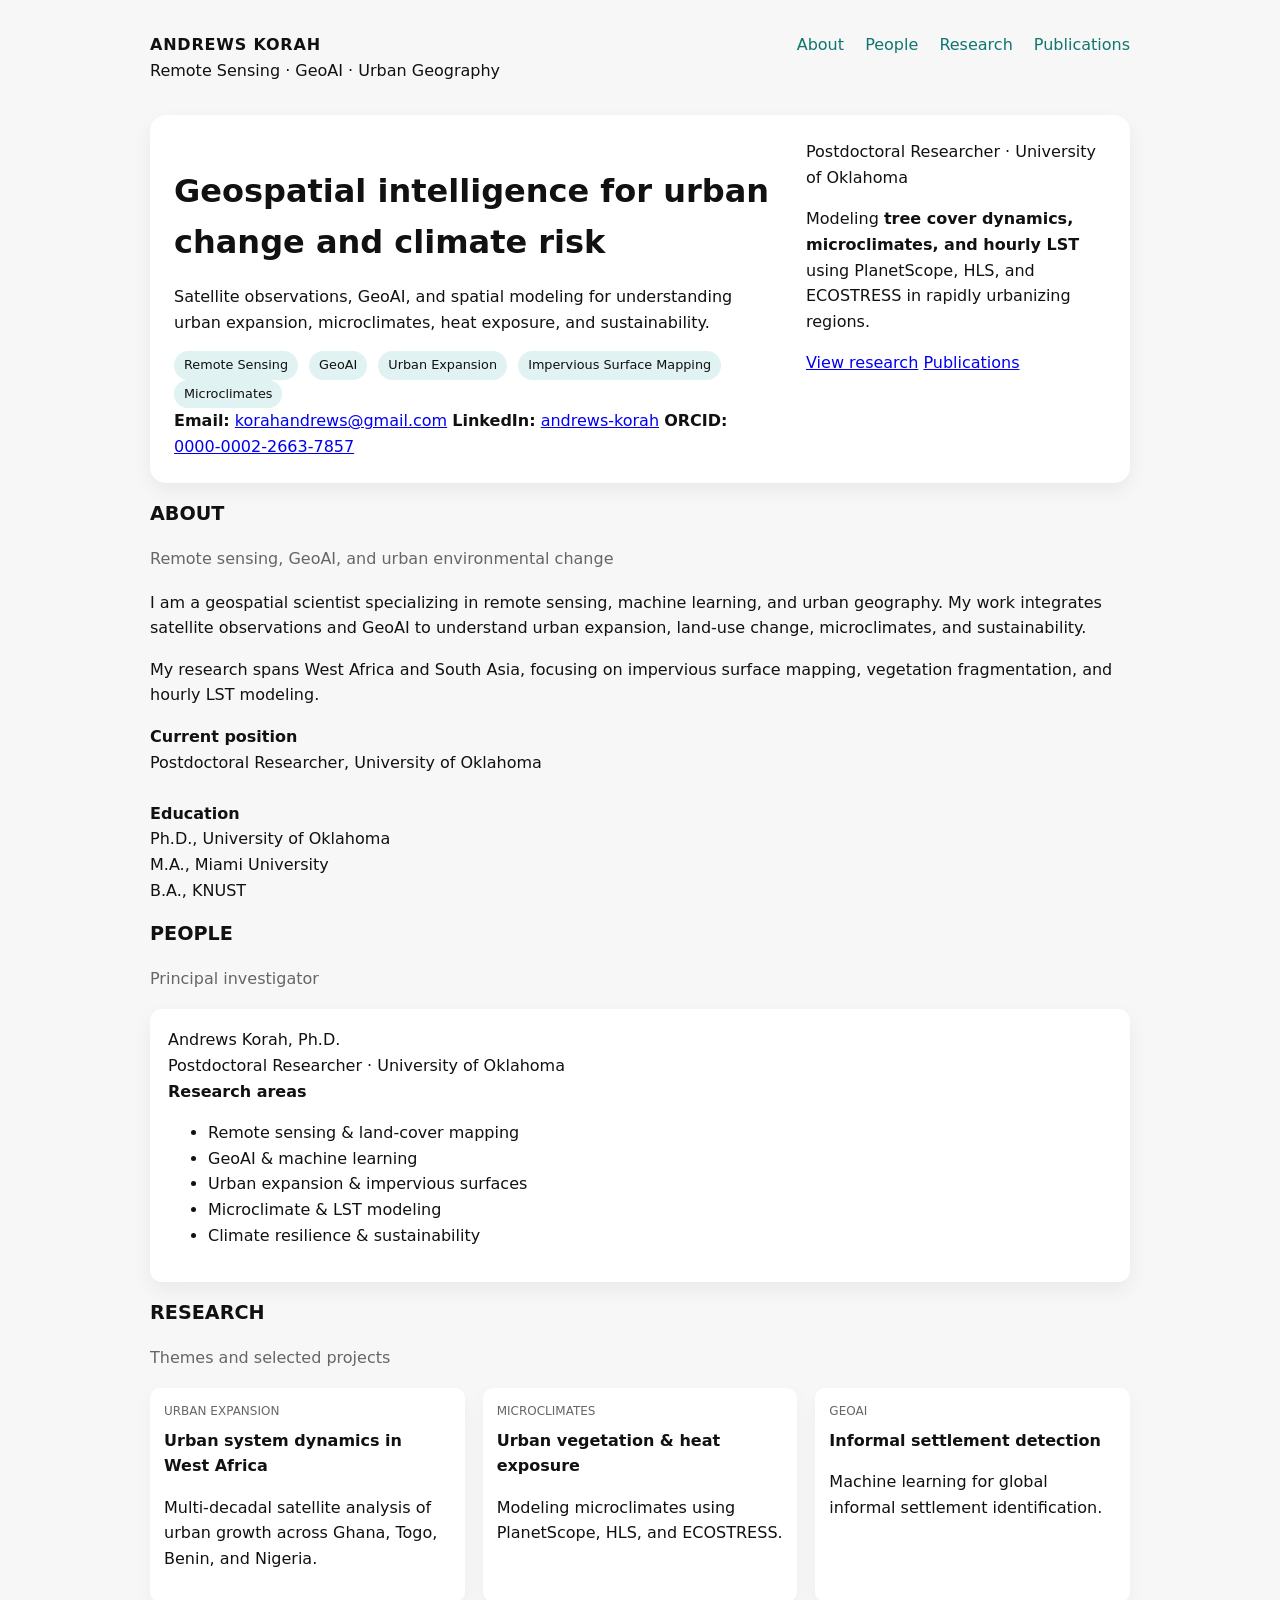
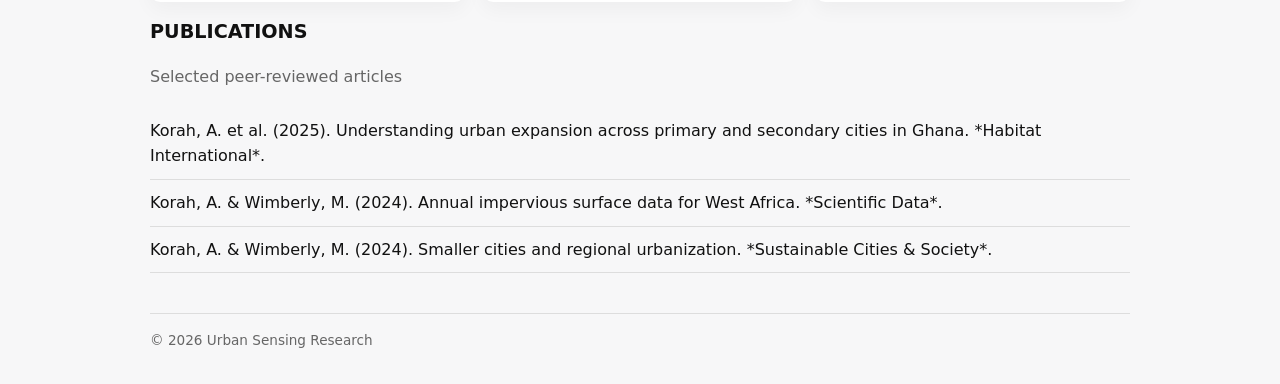
<file: index.html>
<!DOCTYPE html>
<html lang="en">
<head>
  <meta charset="UTF-8">
  <title>Urban Sensing Research | Andrews Korah</title>
  <meta name="viewport" content="width=device-width, initial-scale=1">
  <link rel="stylesheet" href="css/style.css">
  <link rel="icon" type="image/svg+xml" href="assets/favicon.svg">
</head>
<body>
  <div class="page">
    <header class="nav">
      <div class="nav-left">
        <div class="nav-name">ANDREWS KORAH</div>
        <div class="nav-tagline">Remote Sensing · GeoAI · Urban Geography</div>
      </div>
      <nav class="nav-links">
        <a href="#about">About</a>
        <a href="#people">People</a>
        <a href="#research">Research</a>
        <a href="#publications">Publications</a>
      </nav>
    </header>

    <!-- HERO -->
    <section class="hero">
      <div>
        <h1 class="hero-main-title">Geospatial intelligence for urban change and climate risk</h1>
        <p class="hero-subtitle">
          Satellite observations, GeoAI, and spatial modeling for understanding urban expansion,
          microclimates, heat exposure, and sustainability.
        </p>
        <div class="hero-tags">
          <span class="tag">Remote Sensing</span>
          <span class="tag">GeoAI</span>
          <span class="tag">Urban Expansion</span>
          <span class="tag">Impervious Surface Mapping</span>
          <span class="tag">Microclimates</span>
        </div>
        <div class="hero-contact">
          <span><strong>Email:</strong> <a href="mailto:korahandrews@gmail.com">korahandrews@gmail.com</a></span>
          <span><strong>LinkedIn:</strong> <a href="https://www.linkedin.com/in/andrews-korah">andrews-korah</a></span>
          <span><strong>ORCID:</strong> <a href="https://orcid.org/0000-0002-2663-7857">0000-0002-2663-7857</a></span>
        </div>
      </div>
      <div class="hero-side">
        <span class="hero-pill">Postdoctoral Researcher · University of Oklahoma</span>
        <p class="hero-highlight">
          Modeling <strong>tree cover dynamics, microclimates, and hourly LST</strong> using PlanetScope,
          HLS, and ECOSTRESS in rapidly urbanizing regions.
        </p>
        <div class="hero-links">
          <a class="btn-ghost" href="#research">View research</a>
          <a class="btn-ghost" href="#publications">Publications</a>
        </div>
      </div>
    </section>

    <!-- ABOUT -->
    <section id="about">
      <h2 class="section-title">ABOUT</h2>
      <p class="section-subtitle">Remote sensing, GeoAI, and urban environmental change</p>
      <div class="about-grid">
        <div class="about-text">
          <p>
            I am a geospatial scientist specializing in remote sensing, machine learning,
            and urban geography. My work integrates satellite observations and GeoAI to
            understand urban expansion, land-use change, microclimates, and sustainability.
          </p>
          <p>
            My research spans West Africa and South Asia, focusing on impervious surface
            mapping, vegetation fragmentation, and hourly LST modeling.
          </p>
        </div>
        <div class="about-meta">
          <strong>Current position</strong><br>
          Postdoctoral Researcher, University of Oklahoma<br><br>

          <strong>Education</strong><br>
          Ph.D., University of Oklahoma<br>
          M.A., Miami University<br>
          B.A., KNUST
        </div>
      </div>
    </section>

    <!-- PEOPLE -->
    <section id="people">
      <h2 class="section-title">PEOPLE</h2>
      <p class="section-subtitle">Principal investigator</p>
      <article class="people-card">
        <div>
          <div class="people-name">Andrews Korah, Ph.D.</div>
          <div class="people-role">Postdoctoral Researcher · University of Oklahoma</div>
          <div class="people-research">
            <strong>Research areas</strong>
            <ul>
              <li>Remote sensing & land-cover mapping</li>
              <li>GeoAI & machine learning</li>
              <li>Urban expansion & impervious surfaces</li>
              <li>Microclimate & LST modeling</li>
              <li>Climate resilience & sustainability</li>
            </ul>
          </div>
        </div>
      </article>
    </section>

    <!-- RESEARCH -->
    <section id="research">
      <h2 class="section-title">RESEARCH</h2>
      <p class="section-subtitle">Themes and selected projects</p>
      <div class="research-grid">
        <article class="research-card">
          <div class="research-label">Urban expansion</div>
          <div class="research-title">Urban system dynamics in West Africa</div>
          <p class="research-desc">
            Multi-decadal satellite analysis of urban growth across Ghana, Togo, Benin, and Nigeria.
          </p>
        </article>

        <article class="research-card">
          <div class="research-label">Microclimates</div>
          <div class="research-title">Urban vegetation & heat exposure</div>
          <p class="research-desc">
            Modeling microclimates using PlanetScope, HLS, and ECOSTRESS.
          </p>
        </article>

        <article class="research-card">
          <div class="research-label">GeoAI</div>
          <div class="research-title">Informal settlement detection</div>
          <p class="research-desc">
            Machine learning for global informal settlement identification.
          </p>
        </article>
      </div>
    </section>

    <!-- PUBLICATIONS -->
    <section id="publications">
      <h2 class="section-title">PUBLICATIONS</h2>
      <p class="section-subtitle">Selected peer-reviewed articles</p>
      <div class="pub-list">
        <div class="pub-item">
          Korah, A. et al. (2025). Understanding urban expansion across primary and secondary cities in Ghana. *Habitat International*.
        </div>
        <div class="pub-item">
          Korah, A. & Wimberly, M. (2024). Annual impervious surface data for West Africa. *Scientific Data*.
        </div>
        <div class="pub-item">
          Korah, A. & Wimberly, M. (2024). Smaller cities and regional urbanization. *Sustainable Cities & Society*.
        </div>
      </div>
    </section>

    <footer>
      <div>© <span id="year"></span> Urban Sensing Research</div>
    </footer>
  </div>

  <script src="js/main.js"></script>
</body>
</html>
</file>
<file: css/style.css>
/* Clean minimalist academic + modern research lab style */
body {
  font-family: system-ui, sans-serif;
  background: #f7f7f8;
  color: #111;
  margin: 0;
  padding: 0;
  line-height: 1.6;
}

/* Layout */
.page {
  max-width: 980px;
  margin: auto;
  padding: 32px 20px;
}

/* Navigation */
.nav {
  display: flex;
  justify-content: space-between;
  margin-bottom: 32px;
}

.nav-name {
  font-weight: 600;
  letter-spacing: 0.05em;
}

.nav-links a {
  margin-left: 16px;
  text-decoration: none;
  color: #0f766e;
}

/* Hero */
.hero {
  display: grid;
  grid-template-columns: 2fr 1fr;
  gap: 32px;
  padding: 24px;
  background: #fff;
  border-radius: 16px;
  box-shadow: 0 8px 20px rgba(0,0,0,0.06);
}

.hero-main-title {
  font-size: 2rem;
  margin-bottom: 8px;
}

.tag {
  display: inline-block;
  padding: 4px 10px;
  border-radius: 999px;
  background: #e0f2f1;
  margin-right: 6px;
  font-size: 0.8rem;
}

/* Sections */
.section-title {
  font-size: 1.2rem;
  font-weight: 600;
  margin-bottom: 6px;
}

.section-subtitle {
  color: #666;
  margin-bottom: 18px;
}

/* People */
.people-card {
  background: #fff;
  padding: 18px;
  border-radius: 12px;
  box-shadow: 0 8px 20px rgba(0,0,0,0.06);
}

/* Research cards */
.research-grid {
  display: grid;
  grid-template-columns: repeat(3, 1fr);
  gap: 18px;
}

.research-card {
  background: #fff;
  padding: 14px;
  border-radius: 10px;
  box-shadow: 0 8px 20px rgba(0,0,0,0.04);
}

.research-label {
  font-size: 0.75rem;
  color: #666;
  text-transform: uppercase;
}

.research-title {
  font-weight: 600;
  margin: 6px 0;
}

/* Publications */
.pub-item {
  padding: 10px 0;
  border-bottom: 1px solid #ddd;
}

/* Footer */
footer {
  margin-top: 40px;
  padding-top: 16px;
  border-top: 1px solid #ddd;
  color: #666;
  font-size: 0.85rem;
}
</file>
